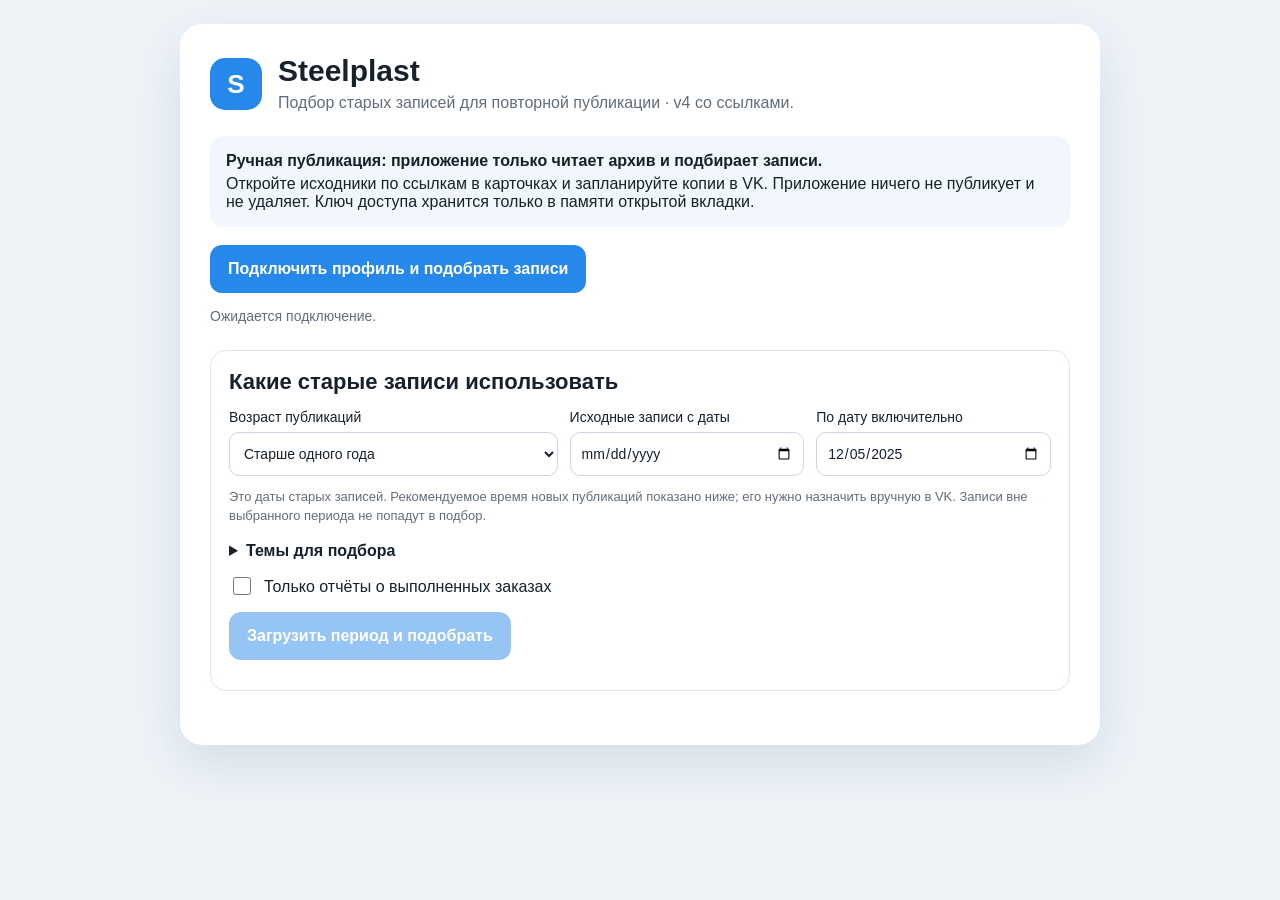
<file: steelplast-github-pages-v3/index.html>
<!doctype html>
<html lang="ru">
  <head>
    <meta charset="UTF-8" />
    <meta name="viewport" content="width=device-width, initial-scale=1.0" />
    <meta name="color-scheme" content="light" />
    <title>Steelplast — планировщик публикаций</title>
    <script type="module" crossorigin src="./assets/index-BTrW-v-C.js"></script>
    <link rel="stylesheet" crossorigin href="./assets/index-CDcW2BLX.css">
  </head>
  <body>
    <main class="app-shell">
      <header class="hero">
        <div class="mark">S</div>
        <div>
          <h1>Steelplast</h1>
          <p class="lead">Подбор старых записей для повторной публикации · v4 со ссылками.</p>
        </div>
      </header>

      <section class="notice">
        <strong>Ручная публикация: приложение только читает архив и подбирает записи.</strong>
        <span>Откройте исходники по ссылкам в карточках и запланируйте копии в VK. Приложение ничего не публикует и не удаляет. Ключ доступа хранится только в памяти открытой вкладки.</span>
      </section>

      <section class="controls">
        <button id="connect" type="button">Подключить профиль и подобрать записи</button>
        <button id="stop-load" class="secondary" type="button" hidden>Остановить загрузку</button>
      </section>
      <p id="status" class="status" aria-live="polite">Ожидается подключение.</p>

      <section class="filters" aria-labelledby="filters-title">
        <h2 id="filters-title">Какие старые записи использовать</h2>
        <div class="filter-grid">
          <label>Возраст публикаций
            <select id="period-preset">
              <option value="older1" selected>Старше одного года</option>
              <option value="years2to3">От двух до трёх лет</option>
              <option value="years1to3">От одного до трёх лет</option>
              <option value="older90">Старше 90 дней</option>
              <option value="all">Все годы</option>
              <option value="custom">Свой период</option>
            </select>
          </label>
          <label>Исходные записи с даты <input id="date-from" type="date" /></label>
          <label>По дату включительно <input id="date-to" type="date" /></label>
        </div>
        <p class="muted help">Это даты старых записей. Рекомендуемое время новых публикаций показано ниже; его нужно назначить вручную в VK. Записи вне выбранного периода не попадут в подбор.</p>
        <details>
          <summary>Темы для подбора</summary>
          <div class="topic-actions"><button id="all-topics" class="secondary" type="button">Все темы</button><button id="no-topics" class="secondary" type="button">Снять выбор</button></div>
          <div id="topic-filters" class="topic-filters"></div>
        </details>
        <label class="check-row reports-only"><input id="reports-only" type="checkbox" /><span>Только отчёты о выполненных заказах</span></label>
        <div class="controls">
          <button id="apply-filters" type="button" disabled>Загрузить период и подобрать</button>
          <button id="load-more" class="secondary" type="button" hidden>Загрузить архив глубже</button>
          <button id="shuffle" class="secondary" type="button" hidden>Другие записи</button>
        </div>
        <p id="archive-status" class="muted help" aria-live="polite"></p>
        <p id="topic-summary" class="muted help"></p>
      </section>

      <section id="planner" hidden>
        <div class="section-heading">
          <div>
            <h2>План на публикацию</h2>
            <p id="profile" class="muted"></p>
          </div>
          <span class="badge">Москва, UTC+3</span>
        </div>

        <div id="posts" class="posts"></div>

        <div class="approval">
          <strong>Дальше — в самом VK</strong>
          <p class="warning">Откройте каждый исходный пост по ссылке, скопируйте текст и фотографии в том же порядке и создайте отложенную запись. Дату и время назначьте в VK: поля выше — только подсказка, а не отложенная публикация. Исходник удаляйте вручную только после проверки копии. Лайки и комментарии не переносятся.</p>
        </div>
      </section>

      <section id="result" class="result" hidden></section>
    </main>
  </body>
</html>
</file>
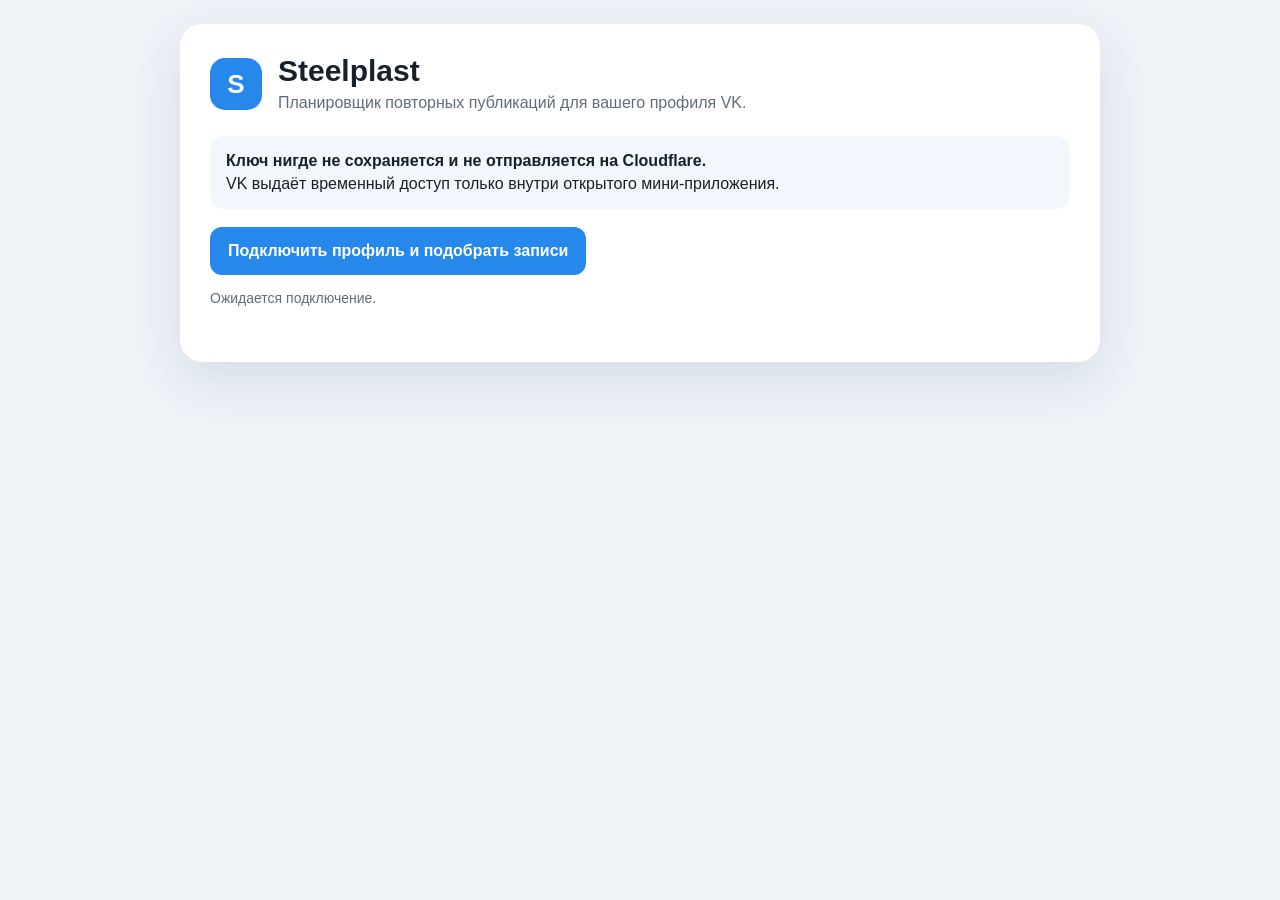
<file: steelplast-github-pages/index.html>
<!doctype html>
<html lang="ru">
  <head>
    <meta charset="UTF-8" />
    <meta name="viewport" content="width=device-width, initial-scale=1.0" />
    <meta name="color-scheme" content="light" />
    <title>Steelplast — планировщик публикаций</title>
    <script type="module" crossorigin src="./assets/index-CofZz54J.js"></script>
    <link rel="stylesheet" crossorigin href="./assets/index-C-7kkgww.css">
  </head>
  <body>
    <main class="app-shell">
      <header class="hero">
        <div class="mark">S</div>
        <div>
          <h1>Steelplast</h1>
          <p class="lead">Планировщик повторных публикаций для вашего профиля VK.</p>
        </div>
      </header>

      <section class="notice">
        <strong>Ключ нигде не сохраняется и не отправляется на Cloudflare.</strong>
        <span>VK выдаёт временный доступ только внутри открытого мини-приложения.</span>
      </section>

      <section class="controls">
        <button id="connect" type="button">Подключить профиль и подобрать записи</button>
        <button id="shuffle" class="secondary" type="button" hidden>Подобрать другие записи</button>
      </section>
      <p id="status" class="status" aria-live="polite">Ожидается подключение.</p>

      <section id="planner" hidden>
        <div class="section-heading">
          <div>
            <h2>План на публикацию</h2>
            <p id="profile" class="muted"></p>
          </div>
          <span class="badge">Москва, UTC+3</span>
        </div>

        <div id="posts" class="posts"></div>

        <div class="approval">
          <label class="check-row">
            <input id="approve" type="checkbox" />
            <span>Я проверил тексты, фотографии, их порядок и время публикации.</span>
          </label>
          <button id="schedule" class="danger" type="button" disabled>
            Запланировать 3 записи и удалить исходники
          </button>
          <p class="warning">
            Сначала приложение создаст и проверит все три отложенные записи. Исходники будут удалены только после успешной проверки.
          </p>
        </div>
      </section>

      <section id="result" class="result" hidden></section>
    </main>
  </body>
</html>
</file>
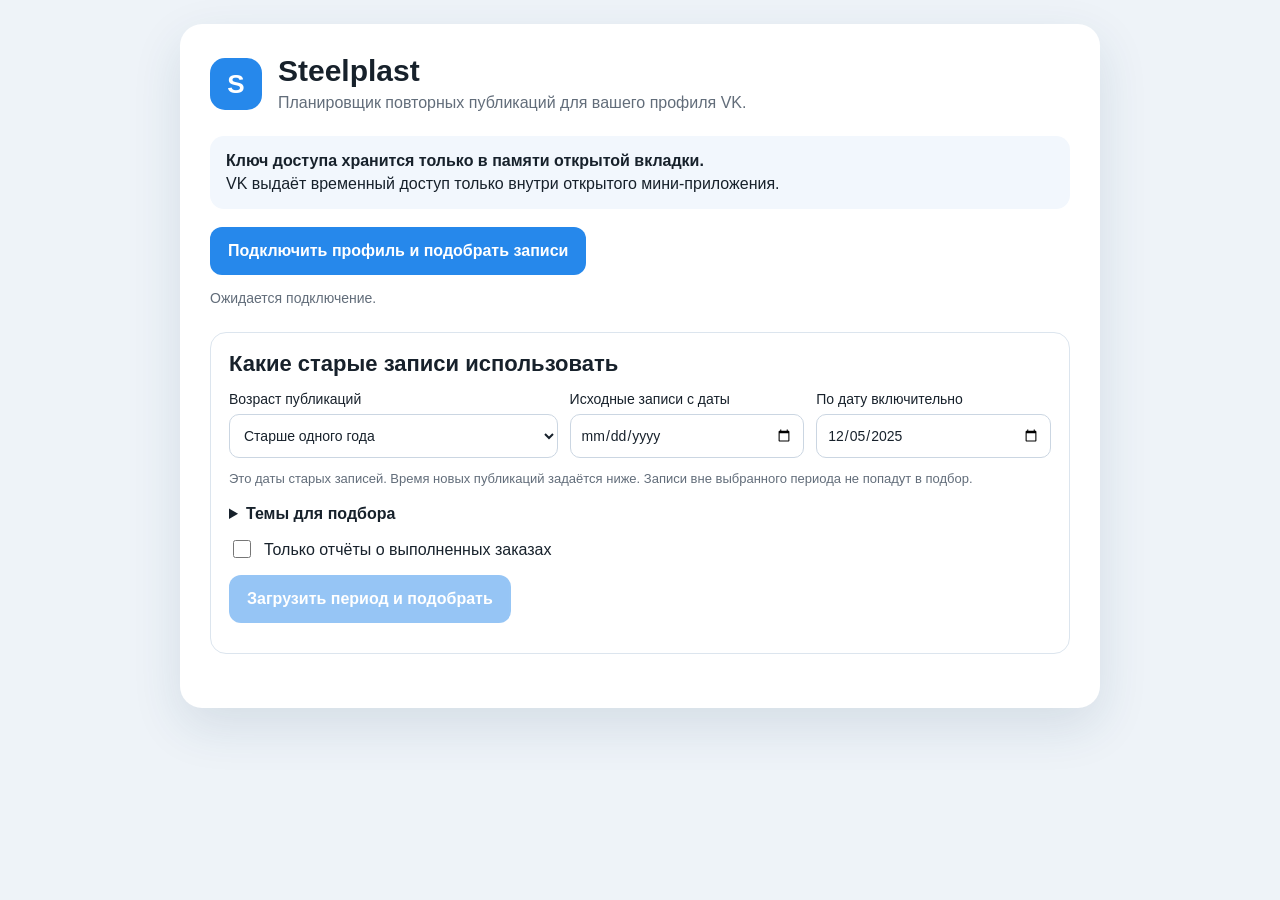
<file: github-update-v3/steelplast-github-pages/index.html>
<!doctype html>
<html lang="ru">
  <head>
    <meta charset="UTF-8" />
    <meta name="viewport" content="width=device-width, initial-scale=1.0" />
    <meta name="color-scheme" content="light" />
    <title>Steelplast — планировщик публикаций</title>
    <script type="module" crossorigin src="./assets/index-BOjLaJg8.js"></script>
    <link rel="stylesheet" crossorigin href="./assets/index-CK0WatAl.css">
  </head>
  <body>
    <main class="app-shell">
      <header class="hero">
        <div class="mark">S</div>
        <div>
          <h1>Steelplast</h1>
          <p class="lead">Планировщик повторных публикаций для вашего профиля VK.</p>
        </div>
      </header>

      <section class="notice">
        <strong>Ключ доступа хранится только в памяти открытой вкладки.</strong>
        <span>VK выдаёт временный доступ только внутри открытого мини-приложения.</span>
      </section>

      <section class="controls">
        <button id="connect" type="button">Подключить профиль и подобрать записи</button>
        <button id="stop-load" class="secondary" type="button" hidden>Остановить загрузку</button>
      </section>
      <p id="status" class="status" aria-live="polite">Ожидается подключение.</p>

      <section class="filters" aria-labelledby="filters-title">
        <h2 id="filters-title">Какие старые записи использовать</h2>
        <div class="filter-grid">
          <label>Возраст публикаций
            <select id="period-preset">
              <option value="older1" selected>Старше одного года</option>
              <option value="years2to3">От двух до трёх лет</option>
              <option value="years1to3">От одного до трёх лет</option>
              <option value="older90">Старше 90 дней</option>
              <option value="all">Все годы</option>
              <option value="custom">Свой период</option>
            </select>
          </label>
          <label>Исходные записи с даты <input id="date-from" type="date" /></label>
          <label>По дату включительно <input id="date-to" type="date" /></label>
        </div>
        <p class="muted help">Это даты старых записей. Время новых публикаций задаётся ниже. Записи вне выбранного периода не попадут в подбор.</p>
        <details>
          <summary>Темы для подбора</summary>
          <div class="topic-actions"><button id="all-topics" class="secondary" type="button">Все темы</button><button id="no-topics" class="secondary" type="button">Снять выбор</button></div>
          <div id="topic-filters" class="topic-filters"></div>
        </details>
        <label class="check-row reports-only"><input id="reports-only" type="checkbox" /><span>Только отчёты о выполненных заказах</span></label>
        <div class="controls">
          <button id="apply-filters" type="button" disabled>Загрузить период и подобрать</button>
          <button id="load-more" class="secondary" type="button" hidden>Загрузить архив глубже</button>
          <button id="shuffle" class="secondary" type="button" hidden>Другие записи</button>
        </div>
        <p id="archive-status" class="muted help" aria-live="polite"></p>
        <p id="topic-summary" class="muted help"></p>
      </section>

      <section id="planner" hidden>
        <div class="section-heading">
          <div>
            <h2>План на публикацию</h2>
            <p id="profile" class="muted"></p>
          </div>
          <span class="badge">Москва, UTC+3</span>
        </div>

        <div id="posts" class="posts"></div>

        <div class="approval">
          <label class="check-row">
            <input id="approve" type="checkbox" />
            <span>Я проверил тексты, фотографии, их порядок и время публикации.</span>
          </label>
          <button id="schedule" class="danger" type="button" disabled>
            Запланировать 3 записи и удалить исходники
          </button>
          <p class="warning">
            Сначала приложение создаст и проверит все три отложенные записи. Исходники будут удалены только после успешной проверки.
            Лайки и комментарии исходников в новые записи не переносятся.
          </p>
        </div>
      </section>

      <section id="result" class="result" hidden></section>
    </main>
  </body>
</html>
</file>
<file: steelplast-github-pages-v3/assets/index-CDcW2BLX.css>
:root{font-family:Inter,-apple-system,BlinkMacSystemFont,Segoe UI,sans-serif;color:#17212b;background:#eef3f8;font-synthesis:none}*{box-sizing:border-box}body{min-height:100vh;margin:0;padding:24px}.app-shell{width:min(100%,920px);margin:0 auto;padding:30px;border-radius:22px;background:#fff;box-shadow:0 18px 50px #1a40661f}.hero,.section-heading,.post-meta,.controls{display:flex;align-items:center;gap:16px}.hero{margin-bottom:22px}.mark{width:52px;height:52px;flex:0 0 auto;display:grid;place-items:center;border-radius:15px;background:#2688eb;color:#fff;font-size:26px;font-weight:750}h1,h2,h3,p{margin-top:0}h1{margin-bottom:3px;font-size:30px}h2{margin-bottom:5px;font-size:22px}.lead,.muted,.status,.warning{color:#626d7a;line-height:1.45}.lead,.muted{margin-bottom:0}.notice,.result,.approval{padding:16px;border-radius:14px;background:#f2f7fd}.notice{display:grid;gap:5px;margin-bottom:18px}.controls{align-items:stretch}button{min-height:48px;border:0;border-radius:12px;padding:13px 18px;background:#2688eb;color:#fff;font:inherit;font-weight:650;cursor:pointer}button:disabled{opacity:.48;cursor:not-allowed}button.secondary{background:#e7f1fb;color:#1770c9}button.danger{width:100%;background:#d5483f}.status{min-height:22px;margin:13px 0 22px;font-size:14px}.status.error{color:#c83229}.status.success{color:#247a49}.section-heading{justify-content:space-between;margin-bottom:16px}.badge,.category{display:inline-flex;align-items:center;border-radius:999px;padding:6px 10px;font-size:13px;font-weight:650;white-space:nowrap}.badge{background:#edf3f9;color:#52616f}.category{background:#e8f3ff;color:#1770c9}.posts{display:grid;gap:16px}.post-card{padding:18px;border:1px solid #dce5ee;border-radius:16px;background:#fff}.post-meta{justify-content:space-between;margin-bottom:12px}.original-date{color:#818c99;font-size:13px}.post-text{margin-bottom:14px;white-space:pre-wrap;line-height:1.5}.photos{display:grid;grid-template-columns:repeat(auto-fit,minmax(130px,1fr));gap:8px;margin-bottom:14px}.photos img{width:100%;height:150px;border-radius:10px;object-fit:cover;background:#edf1f5}.schedule-row{display:grid;grid-template-columns:180px 1fr;align-items:center;gap:12px}input[type=datetime-local]{width:100%;border:1px solid #cbd6e2;border-radius:10px;padding:11px 12px;color:#17212b;background:#fff;font:inherit}.approval{margin-top:18px;background:#fff6e8}.check-row{display:flex;align-items:flex-start;gap:10px;margin-bottom:14px;line-height:1.4}.check-row input{width:18px;height:18px;margin-top:1px}.warning{margin:10px 0 0;font-size:13px}.result{margin-top:18px;background:#edf8f1;line-height:1.5}.result.error{background:#fff0ef;color:#9e2922}.result ul{margin-bottom:0}@media(max-width:640px){body{padding:0}.app-shell{min-height:100vh;padding:20px 14px;border-radius:0}.controls,.section-heading,.schedule-row{display:grid}.schedule-row{grid-template-columns:1fr;gap:6px}.photos img{height:120px}}[hidden]{display:none!important}.filters{margin:18px 0 24px;padding:18px;border:1px solid #dce5ee;border-radius:16px}.filter-grid{display:grid;grid-template-columns:1.4fr 1fr 1fr;gap:12px;margin-top:14px}.filter-grid label{display:grid;gap:7px;font-size:14px}select,input[type=date]{width:100%;min-height:44px;padding:10px;border:1px solid #cbd6e2;border-radius:10px;background:#fff;color:#17212b;font:inherit}.help{margin:12px 0 0;font-size:13px}details{margin:16px 0}summary{cursor:pointer;font-weight:600}.topic-filters{display:grid;grid-template-columns:1fr 1fr;gap:10px;margin:14px 0}.topic-filters label{display:flex;align-items:center;gap:8px;font-size:14px}.topic-filters input{width:17px;height:17px}.topic-actions{display:flex;gap:8px;margin-top:12px}.topic-actions button{font-size:13px;padding:8px 12px;min-height:36px}.reports-only{margin-top:16px}.controls{flex-wrap:wrap}.analysis-note{color:#66798a;font-size:13px;margin:8px 0}.uncertain{color:#9a650b}.photo-cell{position:relative;margin:0}.photo-cell figcaption{color:#66798a;font-size:12px;text-align:center}.post-meta{flex-wrap:wrap}.post-topic{max-width:330px}.original-post-link{display:inline-block;margin:0 0 14px;padding:12px 16px;border-radius:10px;background:#e7f1fb;color:#1770c9;font-weight:650;text-decoration:none}.original-post-link:hover{text-decoration:underline}.original-post-link:focus-visible{outline:3px solid #2688eb;outline-offset:3px}.original-post-url{display:block;margin:-6px 0 14px;color:#626d7a;font-size:13px;overflow-wrap:anywhere;-webkit-user-select:text;user-select:text}.report-tag{color:#247a49;background:#edf8f1;padding:5px 9px;border-radius:999px;font-size:12px}@media(max-width:640px){.filter-grid,.topic-filters{grid-template-columns:1fr}.post-topic{max-width:100%}}
</file>
<file: steelplast-github-pages/assets/index-C-7kkgww.css>
:root{font-family:Inter,-apple-system,BlinkMacSystemFont,Segoe UI,sans-serif;color:#17212b;background:#eef3f8;font-synthesis:none}*{box-sizing:border-box}body{min-height:100vh;margin:0;padding:24px}.app-shell{width:min(100%,920px);margin:0 auto;padding:30px;border-radius:22px;background:#fff;box-shadow:0 18px 50px #1a40661f}.hero,.section-heading,.post-meta,.controls{display:flex;align-items:center;gap:16px}.hero{margin-bottom:22px}.mark{width:52px;height:52px;flex:0 0 auto;display:grid;place-items:center;border-radius:15px;background:#2688eb;color:#fff;font-size:26px;font-weight:750}h1,h2,h3,p{margin-top:0}h1{margin-bottom:3px;font-size:30px}h2{margin-bottom:5px;font-size:22px}.lead,.muted,.status,.warning{color:#626d7a;line-height:1.45}.lead,.muted{margin-bottom:0}.notice,.result,.approval{padding:16px;border-radius:14px;background:#f2f7fd}.notice{display:grid;gap:5px;margin-bottom:18px}.controls{align-items:stretch}button{min-height:48px;border:0;border-radius:12px;padding:13px 18px;background:#2688eb;color:#fff;font:inherit;font-weight:650;cursor:pointer}button:disabled{opacity:.48;cursor:not-allowed}button.secondary{background:#e7f1fb;color:#1770c9}button.danger{width:100%;background:#d5483f}.status{min-height:22px;margin:13px 0 22px;font-size:14px}.status.error{color:#c83229}.status.success{color:#247a49}.section-heading{justify-content:space-between;margin-bottom:16px}.badge,.category{display:inline-flex;align-items:center;border-radius:999px;padding:6px 10px;font-size:13px;font-weight:650;white-space:nowrap}.badge{background:#edf3f9;color:#52616f}.category{background:#e8f3ff;color:#1770c9}.posts{display:grid;gap:16px}.post-card{padding:18px;border:1px solid #dce5ee;border-radius:16px;background:#fff}.post-meta{justify-content:space-between;margin-bottom:12px}.original-date{color:#818c99;font-size:13px}.post-text{margin-bottom:14px;white-space:pre-wrap;line-height:1.5}.photos{display:grid;grid-template-columns:repeat(auto-fit,minmax(130px,1fr));gap:8px;margin-bottom:14px}.photos img{width:100%;height:150px;border-radius:10px;object-fit:cover;background:#edf1f5}.schedule-row{display:grid;grid-template-columns:180px 1fr;align-items:center;gap:12px}input[type=datetime-local]{width:100%;border:1px solid #cbd6e2;border-radius:10px;padding:11px 12px;color:#17212b;background:#fff;font:inherit}.approval{margin-top:18px;background:#fff6e8}.check-row{display:flex;align-items:flex-start;gap:10px;margin-bottom:14px;line-height:1.4}.check-row input{width:18px;height:18px;margin-top:1px}.warning{margin:10px 0 0;font-size:13px}.result{margin-top:18px;background:#edf8f1;line-height:1.5}.result.error{background:#fff0ef;color:#9e2922}.result ul{margin-bottom:0}@media(max-width:640px){body{padding:0}.app-shell{min-height:100vh;padding:20px 14px;border-radius:0}.controls,.section-heading,.schedule-row{display:grid}.schedule-row{grid-template-columns:1fr;gap:6px}.photos img{height:120px}}[hidden]{display:none!important}
</file>
<file: github-update-v3/steelplast-github-pages/assets/index-CK0WatAl.css>
:root{font-family:Inter,-apple-system,BlinkMacSystemFont,Segoe UI,sans-serif;color:#17212b;background:#eef3f8;font-synthesis:none}*{box-sizing:border-box}body{min-height:100vh;margin:0;padding:24px}.app-shell{width:min(100%,920px);margin:0 auto;padding:30px;border-radius:22px;background:#fff;box-shadow:0 18px 50px #1a40661f}.hero,.section-heading,.post-meta,.controls{display:flex;align-items:center;gap:16px}.hero{margin-bottom:22px}.mark{width:52px;height:52px;flex:0 0 auto;display:grid;place-items:center;border-radius:15px;background:#2688eb;color:#fff;font-size:26px;font-weight:750}h1,h2,h3,p{margin-top:0}h1{margin-bottom:3px;font-size:30px}h2{margin-bottom:5px;font-size:22px}.lead,.muted,.status,.warning{color:#626d7a;line-height:1.45}.lead,.muted{margin-bottom:0}.notice,.result,.approval{padding:16px;border-radius:14px;background:#f2f7fd}.notice{display:grid;gap:5px;margin-bottom:18px}.controls{align-items:stretch}button{min-height:48px;border:0;border-radius:12px;padding:13px 18px;background:#2688eb;color:#fff;font:inherit;font-weight:650;cursor:pointer}button:disabled{opacity:.48;cursor:not-allowed}button.secondary{background:#e7f1fb;color:#1770c9}button.danger{width:100%;background:#d5483f}.status{min-height:22px;margin:13px 0 22px;font-size:14px}.status.error{color:#c83229}.status.success{color:#247a49}.section-heading{justify-content:space-between;margin-bottom:16px}.badge,.category{display:inline-flex;align-items:center;border-radius:999px;padding:6px 10px;font-size:13px;font-weight:650;white-space:nowrap}.badge{background:#edf3f9;color:#52616f}.category{background:#e8f3ff;color:#1770c9}.posts{display:grid;gap:16px}.post-card{padding:18px;border:1px solid #dce5ee;border-radius:16px;background:#fff}.post-meta{justify-content:space-between;margin-bottom:12px}.original-date{color:#818c99;font-size:13px}.post-text{margin-bottom:14px;white-space:pre-wrap;line-height:1.5}.photos{display:grid;grid-template-columns:repeat(auto-fit,minmax(130px,1fr));gap:8px;margin-bottom:14px}.photos img{width:100%;height:150px;border-radius:10px;object-fit:cover;background:#edf1f5}.schedule-row{display:grid;grid-template-columns:180px 1fr;align-items:center;gap:12px}input[type=datetime-local]{width:100%;border:1px solid #cbd6e2;border-radius:10px;padding:11px 12px;color:#17212b;background:#fff;font:inherit}.approval{margin-top:18px;background:#fff6e8}.check-row{display:flex;align-items:flex-start;gap:10px;margin-bottom:14px;line-height:1.4}.check-row input{width:18px;height:18px;margin-top:1px}.warning{margin:10px 0 0;font-size:13px}.result{margin-top:18px;background:#edf8f1;line-height:1.5}.result.error{background:#fff0ef;color:#9e2922}.result ul{margin-bottom:0}@media(max-width:640px){body{padding:0}.app-shell{min-height:100vh;padding:20px 14px;border-radius:0}.controls,.section-heading,.schedule-row{display:grid}.schedule-row{grid-template-columns:1fr;gap:6px}.photos img{height:120px}}[hidden]{display:none!important}.filters{margin:18px 0 24px;padding:18px;border:1px solid #dce5ee;border-radius:16px}.filter-grid{display:grid;grid-template-columns:1.4fr 1fr 1fr;gap:12px;margin-top:14px}.filter-grid label{display:grid;gap:7px;font-size:14px}select,input[type=date]{width:100%;min-height:44px;padding:10px;border:1px solid #cbd6e2;border-radius:10px;background:#fff;color:#17212b;font:inherit}.help{margin:12px 0 0;font-size:13px}details{margin:16px 0}summary{cursor:pointer;font-weight:600}.topic-filters{display:grid;grid-template-columns:1fr 1fr;gap:10px;margin:14px 0}.topic-filters label{display:flex;align-items:center;gap:8px;font-size:14px}.topic-filters input{width:17px;height:17px}.topic-actions{display:flex;gap:8px;margin-top:12px}.topic-actions button{font-size:13px;padding:8px 12px;min-height:36px}.reports-only{margin-top:16px}.controls{flex-wrap:wrap}.analysis-note{color:#66798a;font-size:13px;margin:8px 0}.uncertain{color:#9a650b}.photo-cell{position:relative;margin:0}.photo-cell figcaption{color:#66798a;font-size:12px;text-align:center}.post-meta{flex-wrap:wrap}.post-topic{max-width:330px}.report-tag{color:#247a49;background:#edf8f1;padding:5px 9px;border-radius:999px;font-size:12px}@media(max-width:640px){.filter-grid,.topic-filters{grid-template-columns:1fr}.post-topic{max-width:100%}}
</file>
